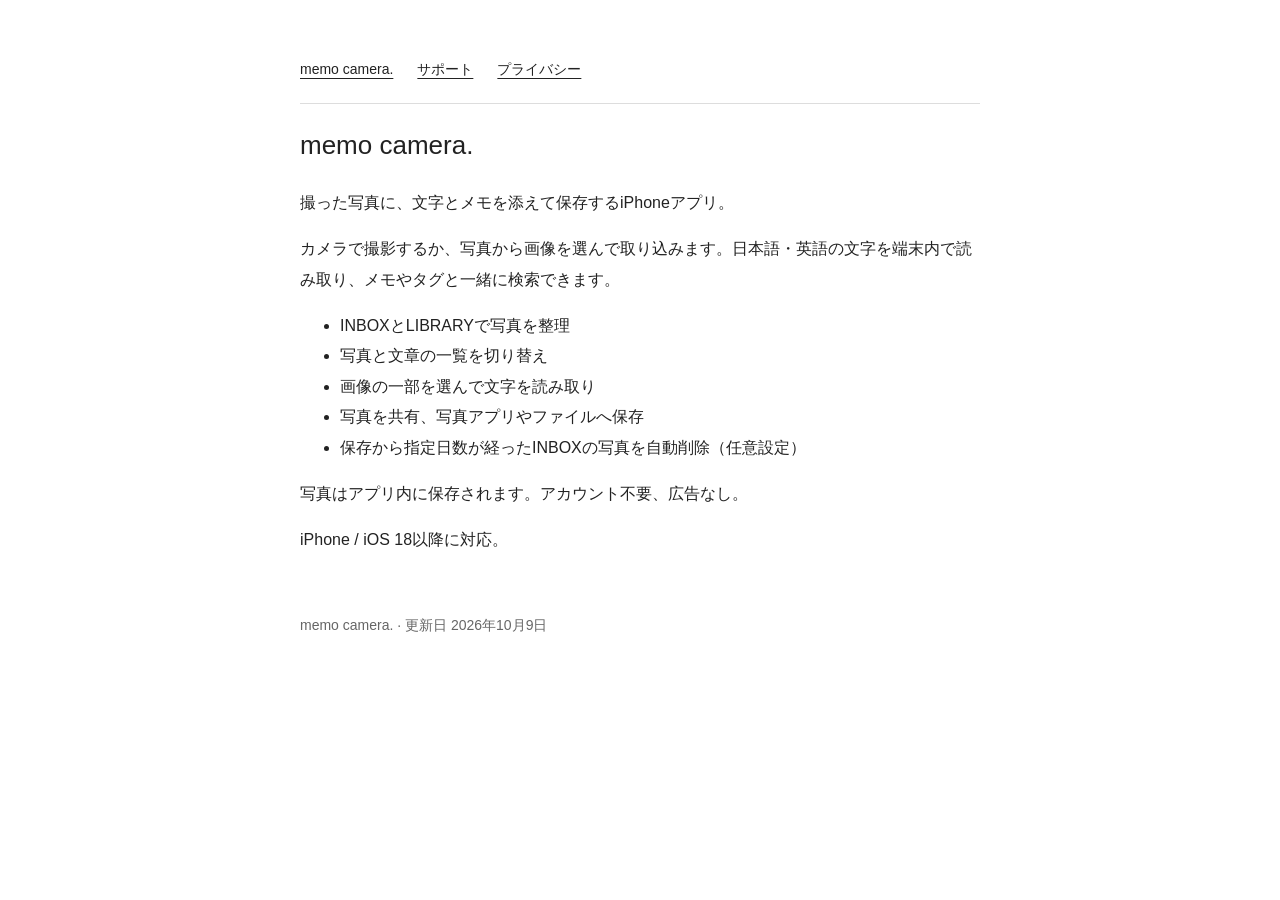
<file: index.html>
<!doctype html><html lang="ja"><head><meta charset="utf-8"><meta name="viewport" content="width=device-width,initial-scale=1"><title>写真メモ — memo camera.</title><link rel="stylesheet" href="style.css"><link rel="icon" href="icon.svg"></head><body><main><nav><a href="index.html">memo camera.</a><a href="support.html">サポート</a><a href="privacy.html">プライバシー</a></nav><h1>memo camera.</h1><p>撮った写真に、文字とメモを添えて保存するiPhoneアプリ。</p><p>カメラで撮影するか、写真から画像を選んで取り込みます。日本語・英語の文字を端末内で読み取り、メモやタグと一緒に検索できます。</p><ul><li>INBOXとLIBRARYで写真を整理</li><li>写真と文章の一覧を切り替え</li><li>画像の一部を選んで文字を読み取り</li><li>写真を共有、写真アプリやファイルへ保存</li><li>保存から指定日数が経ったINBOXの写真を自動削除（任意設定）</li></ul><p>写真はアプリ内に保存されます。アカウント不要、広告なし。</p><p>iPhone / iOS 18以降に対応。</p><footer>memo camera. · 更新日 2026年10月9日</footer></main></body></html>
</file>
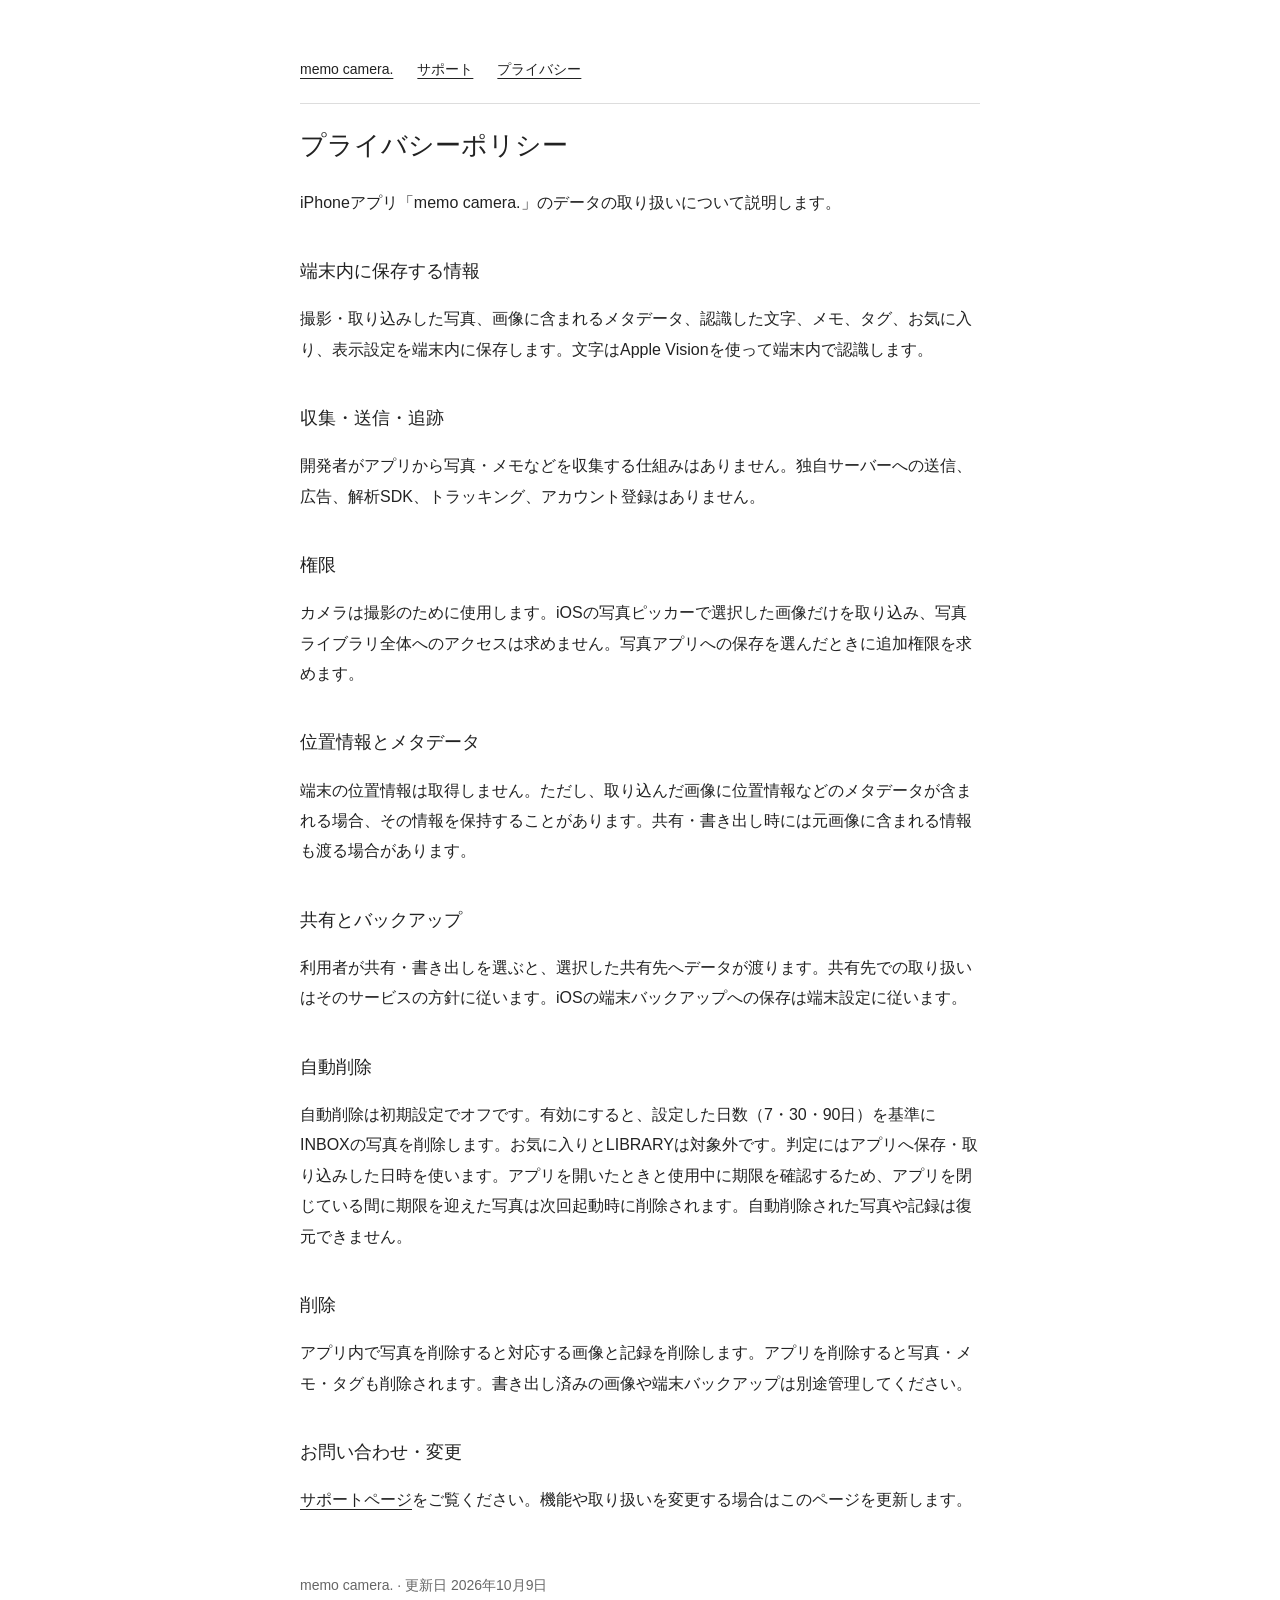
<file: privacy.html>
<!doctype html><html lang="ja"><head><meta charset="utf-8"><meta name="viewport" content="width=device-width,initial-scale=1"><title>プライバシーポリシー — memo camera.</title><link rel="stylesheet" href="style.css"><link rel="icon" href="icon.svg"></head><body><main><nav><a href="index.html">memo camera.</a><a href="support.html">サポート</a><a href="privacy.html">プライバシー</a></nav><h1>プライバシーポリシー</h1><p>iPhoneアプリ「memo camera.」のデータの取り扱いについて説明します。</p><h2>端末内に保存する情報</h2><p>撮影・取り込みした写真、画像に含まれるメタデータ、認識した文字、メモ、タグ、お気に入り、表示設定を端末内に保存します。文字はApple Visionを使って端末内で認識します。</p><h2>収集・送信・追跡</h2><p>開発者がアプリから写真・メモなどを収集する仕組みはありません。独自サーバーへの送信、広告、解析SDK、トラッキング、アカウント登録はありません。</p><h2>権限</h2><p>カメラは撮影のために使用します。iOSの写真ピッカーで選択した画像だけを取り込み、写真ライブラリ全体へのアクセスは求めません。写真アプリへの保存を選んだときに追加権限を求めます。</p><h2>位置情報とメタデータ</h2><p>端末の位置情報は取得しません。ただし、取り込んだ画像に位置情報などのメタデータが含まれる場合、その情報を保持することがあります。共有・書き出し時には元画像に含まれる情報も渡る場合があります。</p><h2>共有とバックアップ</h2><p>利用者が共有・書き出しを選ぶと、選択した共有先へデータが渡ります。共有先での取り扱いはそのサービスの方針に従います。iOSの端末バックアップへの保存は端末設定に従います。</p><h2>自動削除</h2><p>自動削除は初期設定でオフです。有効にすると、設定した日数（7・30・90日）を基準にINBOXの写真を削除します。お気に入りとLIBRARYは対象外です。判定にはアプリへ保存・取り込みした日時を使います。アプリを開いたときと使用中に期限を確認するため、アプリを閉じている間に期限を迎えた写真は次回起動時に削除されます。自動削除された写真や記録は復元できません。</p><h2>削除</h2><p>アプリ内で写真を削除すると対応する画像と記録を削除します。アプリを削除すると写真・メモ・タグも削除されます。書き出し済みの画像や端末バックアップは別途管理してください。</p><h2>お問い合わせ・変更</h2><p><a href="support.html">サポートページ</a>をご覧ください。機能や取り扱いを変更する場合はこのページを更新します。</p><footer>memo camera. · 更新日 2026年10月9日</footer></main></body></html>
</file>
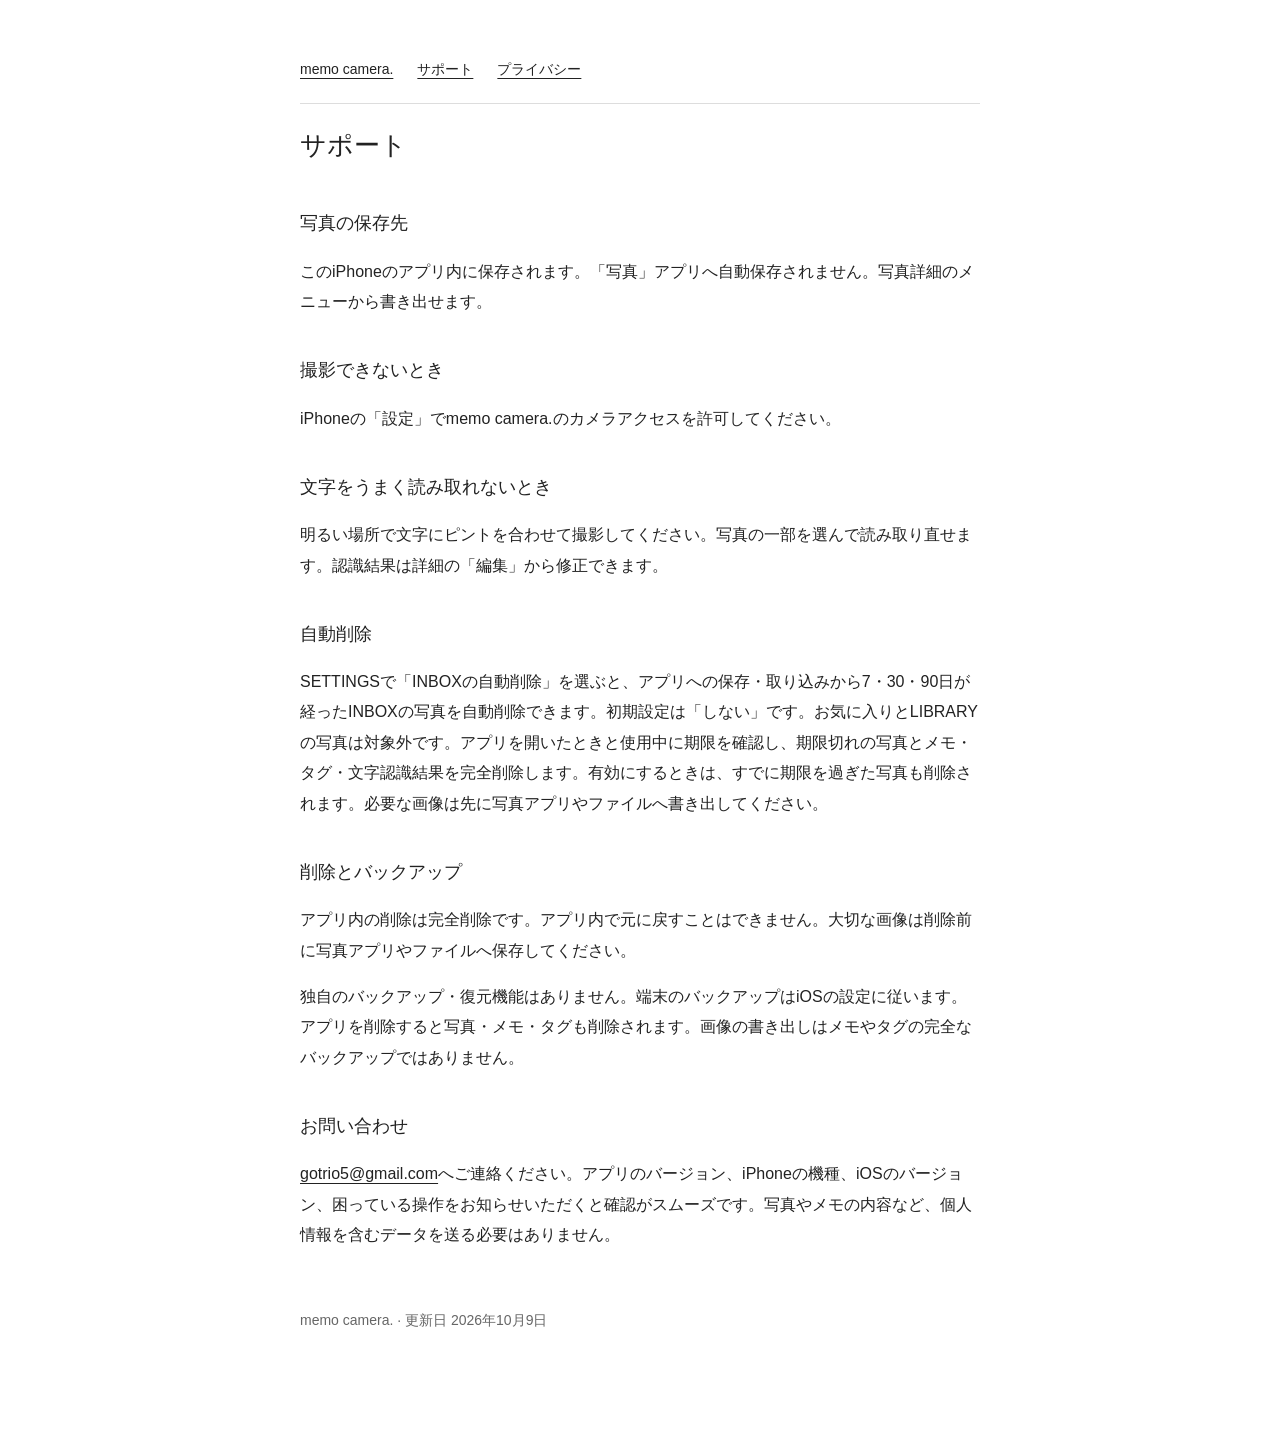
<file: support.html>
<!doctype html><html lang="ja"><head><meta charset="utf-8"><meta name="viewport" content="width=device-width,initial-scale=1"><title>サポート — memo camera.</title><link rel="stylesheet" href="style.css"><link rel="icon" href="icon.svg"></head><body><main><nav><a href="index.html">memo camera.</a><a href="support.html">サポート</a><a href="privacy.html">プライバシー</a></nav><h1>サポート</h1><h2>写真の保存先</h2><p>このiPhoneのアプリ内に保存されます。「写真」アプリへ自動保存されません。写真詳細のメニューから書き出せます。</p><h2>撮影できないとき</h2><p>iPhoneの「設定」でmemo camera.のカメラアクセスを許可してください。</p><h2>文字をうまく読み取れないとき</h2><p>明るい場所で文字にピントを合わせて撮影してください。写真の一部を選んで読み取り直せます。認識結果は詳細の「編集」から修正できます。</p><h2>自動削除</h2><p>SETTINGSで「INBOXの自動削除」を選ぶと、アプリへの保存・取り込みから7・30・90日が経ったINBOXの写真を自動削除できます。初期設定は「しない」です。お気に入りとLIBRARYの写真は対象外です。アプリを開いたときと使用中に期限を確認し、期限切れの写真とメモ・タグ・文字認識結果を完全削除します。有効にするときは、すでに期限を過ぎた写真も削除されます。必要な画像は先に写真アプリやファイルへ書き出してください。</p><h2>削除とバックアップ</h2><p>アプリ内の削除は完全削除です。アプリ内で元に戻すことはできません。大切な画像は削除前に写真アプリやファイルへ保存してください。</p><p>独自のバックアップ・復元機能はありません。端末のバックアップはiOSの設定に従います。アプリを削除すると写真・メモ・タグも削除されます。画像の書き出しはメモやタグの完全なバックアップではありません。</p><h2>お問い合わせ</h2><p><a href="mailto:gotrio5@gmail.com">gotrio5@gmail.com</a>へご連絡ください。アプリのバージョン、iPhoneの機種、iOSのバージョン、困っている操作をお知らせいただくと確認がスムーズです。写真やメモの内容など、個人情報を含むデータを送る必要はありません。</p><footer>memo camera. · 更新日 2026年10月9日</footer></main></body></html>
</file>
<file: style.css>
body{margin:0;color:#222;background:#fff;font:16px/1.9 -apple-system,BlinkMacSystemFont,"Hiragino Sans",sans-serif}main{max-width:680px;margin:56px auto;padding:0 24px 64px}h1{font-size:26px;font-weight:500}h2{font-size:18px;font-weight:500;margin-top:36px}a{color:inherit;text-underline-offset:4px}nav{display:flex;gap:24px;flex-wrap:wrap;border-bottom:1px solid #ddd;padding-bottom:20px;font-size:14px}footer{margin-top:56px;font-size:14px;color:#666}@media(max-width:600px){main{margin-top:24px}}
</file>
